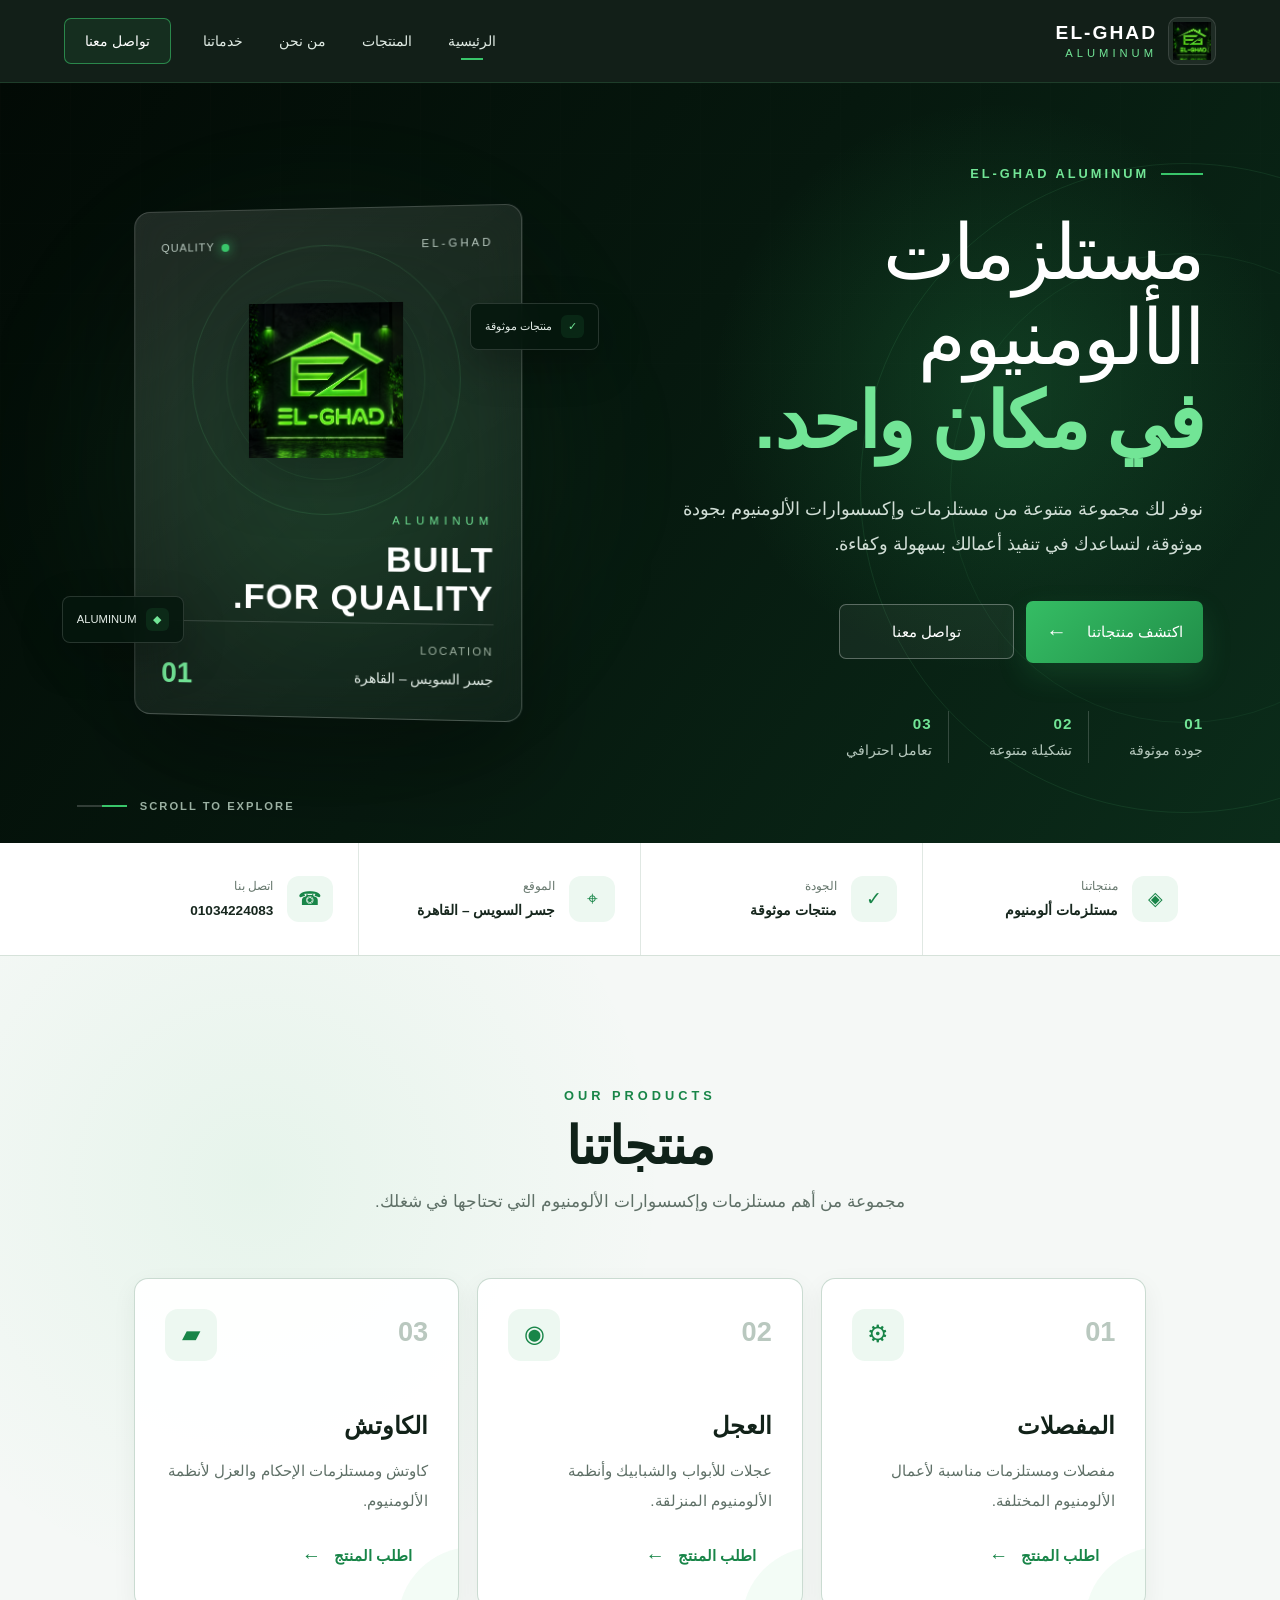
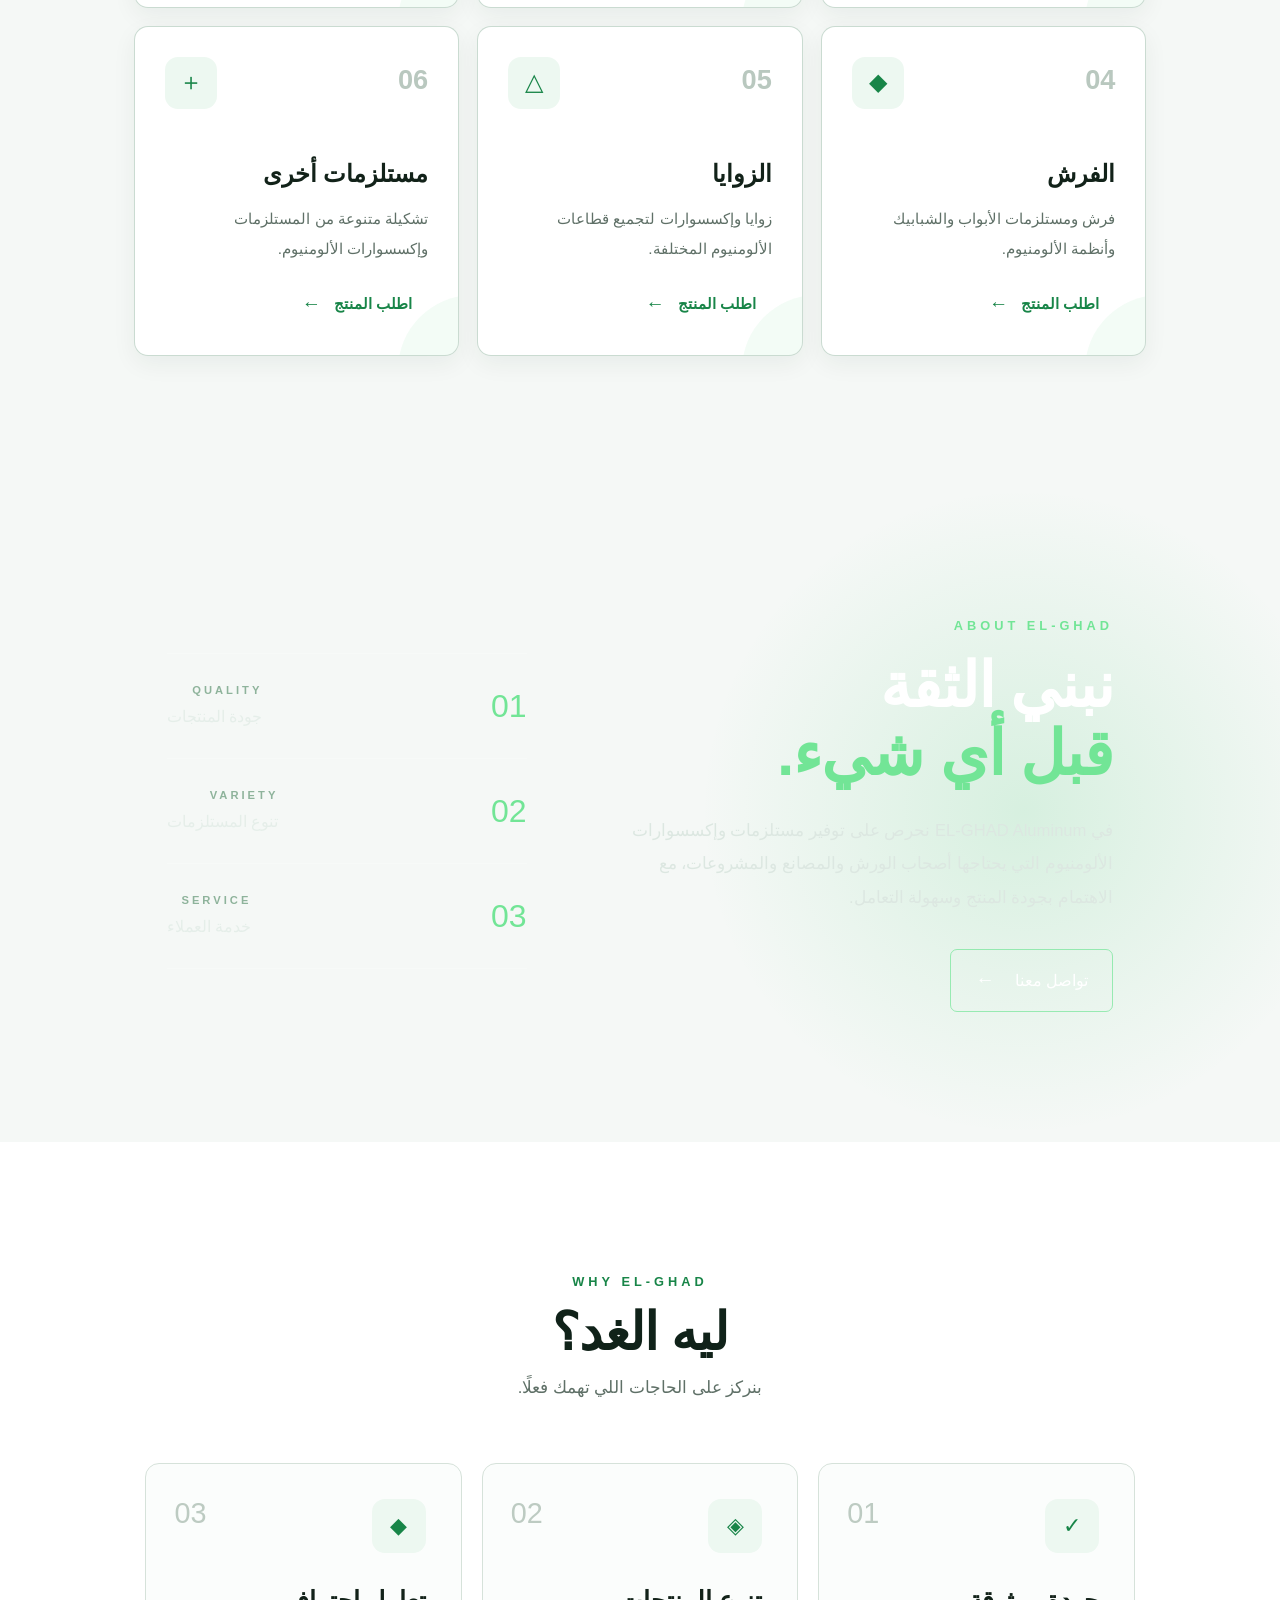
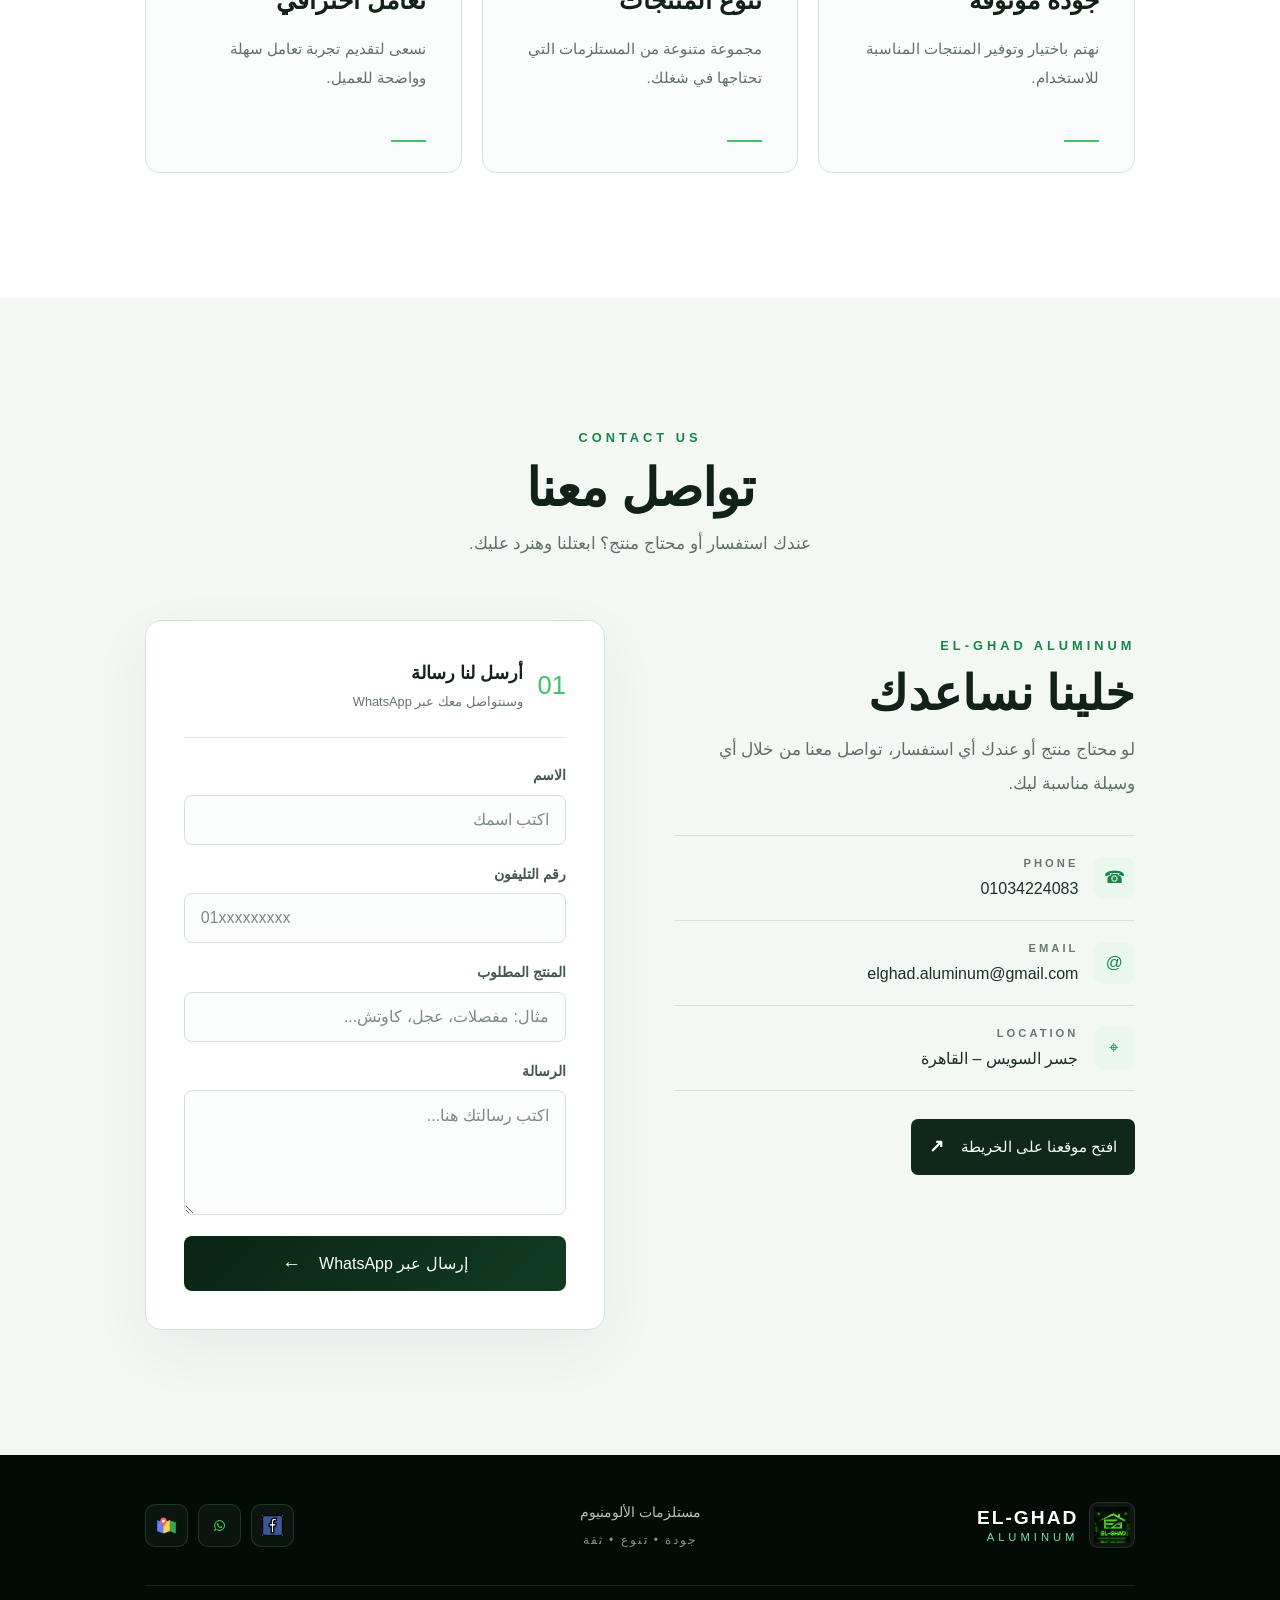
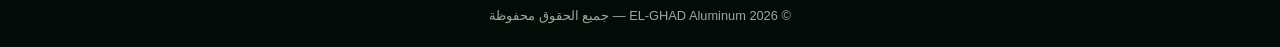
<file: index.html>
<!DOCTYPE html>
<html lang="ar" dir="rtl">

<head>
    <meta charset="UTF-8">
    <meta name="viewport" content="width=device-width, initial-scale=1.0">

    <title>EL-GHAD ALUMINUM | الغد للألومنيوم</title>

    <link rel="stylesheet" href="style.css">
    <link rel="icon" href="logo.png">
</head>

<body>

    <!-- =========================
         LOADER
    ========================== -->

    <div id="loader">

        <div class="loader-box">

            <div class="loader-logo">
                <img src="logo.png" alt="EL-GHAD Aluminum">
            </div>

            <h2>EL-GHAD</h2>

            <p>ALUMINUM</p>

            <div class="loader-line">
                <span></span>
            </div>

            <small>جاري تحميل الموقع...</small>

        </div>

    </div>


    <!-- =========================
         NAVBAR
    ========================== -->

    <header class="navbar">

        <div class="nav-container">

            <a href="#home" class="logo">

                <div class="logo-image">
                    <img src="logo.png" alt="EL-GHAD Aluminum">
                </div>

                <div class="logo-text">

                    <strong>EL-GHAD</strong>

                    <span>ALUMINUM</span>

                </div>

            </a>


            <nav>

                <a href="#home" class="active">
                    الرئيسية
                </a>

                <a href="#products">
                    المنتجات
                </a>

                <a href="#about">
                    من نحن
                </a>

                <a href="#services">
                    خدماتنا
                </a>

                <a href="#contact" class="nav-button">
                    تواصل معنا
                </a>

            </nav>

        </div>

    </header>


    <!-- =========================
         MAIN
    ========================== -->

    <main id="home">


        <!-- =========================
             HERO
        ========================== -->

        <section class="hero">

            <div class="hero-grid"></div>

            <div class="hero-circle hero-circle-one"></div>

            <div class="hero-circle hero-circle-two"></div>


            <div class="hero-container">


                <!-- HERO TEXT -->

                <div class="hero-text">

                    <div class="hero-tag">

                        <span></span>

                        EL-GHAD ALUMINUM

                    </div>


                    <h1>

                        مستلزمات الألومنيوم

                        <br>

                        <strong>في مكان واحد.</strong>

                    </h1>


                    <p>

                        نوفر لك مجموعة متنوعة من مستلزمات وإكسسوارات
                        الألومنيوم بجودة موثوقة، لتساعدك في تنفيذ
                        أعمالك بسهولة وكفاءة.

                    </p>


                    <div class="hero-buttons">

                        <a href="#products" class="btn-main">

                            <span>اكتشف منتجاتنا</span>

                            <b>←</b>

                        </a>


                        <a href="#contact" class="btn-outline">

                            تواصل معنا

                        </a>

                    </div>


                    <div class="hero-features">

                        <div class="hero-feature">

                            <strong>01</strong>

                            <span>جودة موثوقة</span>

                        </div>


                        <div class="hero-feature">

                            <strong>02</strong>

                            <span>تشكيلة متنوعة</span>

                        </div>


                        <div class="hero-feature">

                            <strong>03</strong>

                            <span>تعامل احترافي</span>

                        </div>

                    </div>

                </div>


                <!-- HERO VISUAL -->

                <div class="hero-visual">

                    <div class="visual-shadow"></div>


                    <div class="hero-card">

                        <div class="card-header">

                            <span>EL-GHAD</span>

                            <div class="status">

                                <i></i>

                                QUALITY

                            </div>

                        </div>


                        <div class="card-main">

                            <div class="card-ring ring-one"></div>

                            <div class="card-ring ring-two"></div>

                            <img src="logo.png" alt="EL-GHAD">

                        </div>


                        <div class="card-content">

                            <span>ALUMINUM</span>

                            <h2>

                                BUILT

                                <br>

                                FOR QUALITY.

                            </h2>

                        </div>


                        <div class="card-footer">

                            <div>

                                <small>LOCATION</small>

                                <strong>جسر السويس – القاهرة</strong>

                            </div>

                            <b>01</b>

                        </div>

                    </div>


                    <div class="floating-label label-one">

                        <span>✓</span>

                        منتجات موثوقة

                    </div>


                    <div class="floating-label label-two">

                        <span>◆</span>

                        ALUMINUM

                    </div>

                </div>

            </div>


            <div class="hero-bottom">

                <span>SCROLL TO EXPLORE</span>

                <div class="scroll-line">

                    <i></i>

                </div>

            </div>

        </section>


        <!-- =========================
             QUICK INFO
        ========================== -->

        <section class="quick-info">

            <div class="quick-container">


                <div class="quick-item">

                    <div class="quick-icon">
                        <span>◈</span>
                    </div>

                    <div>

                        <small>منتجاتنا</small>

                        <strong>مستلزمات ألومنيوم</strong>

                    </div>

                </div>


                <div class="quick-item">

                    <div class="quick-icon">
                        <span>✓</span>
                    </div>

                    <div>

                        <small>الجودة</small>

                        <strong>منتجات موثوقة</strong>

                    </div>

                </div>


                <div class="quick-item">

                    <div class="quick-icon">
                        <span>⌖</span>
                    </div>

                    <div>

                        <small>الموقع</small>

                        <a
                            href="https://maps.app.goo.gl/SUGSfYuRxxnyJsCo6"
                            target="_blank"
                            rel="noopener noreferrer">

                            جسر السويس – القاهرة

                        </a>

                    </div>

                </div>


                <div class="quick-item">

                    <div class="quick-icon">
                        <span>☎</span>
                    </div>

                    <div>

                        <small>اتصل بنا</small>

                        <a href="tel:01034224083">

                            01034224083

                        </a>

                    </div>

                </div>

            </div>

        </section>


        <!-- =========================
             PRODUCTS
        ========================== -->

        <section class="products" id="products">

            <div class="products-overlay"></div>


            <div class="section-heading">

                <span>OUR PRODUCTS</span>

                <h2>منتجاتنا</h2>

                <p>

                    مجموعة من أهم مستلزمات وإكسسوارات الألومنيوم
                    التي تحتاجها في شغلك.

                </p>

            </div>


            <div class="products-grid">


                <!-- PRODUCT 01 -->

                <article class="product-card">

                    <div class="product-top">

                        <span>01</span>

                        <i>⚙</i>

                    </div>


                    <div class="product-content">

                        <h3>المفصلات</h3>

                        <p>

                            مفصلات ومستلزمات مناسبة لأعمال
                            الألومنيوم المختلفة.

                        </p>

                    </div>


                    <!-- زر طلب المنتج -->

                    <a
                        href="#contact"
                        class="product-contact">

                        <span>اطلب المنتج</span>

                        <b>←</b>

                    </a>

                </article>


                <!-- PRODUCT 02 -->

                <article class="product-card">

                    <div class="product-top">

                        <span>02</span>

                        <i>◉</i>

                    </div>


                    <div class="product-content">

                        <h3>العجل</h3>

                        <p>

                            عجلات للأبواب والشبابيك وأنظمة
                            الألومنيوم المنزلقة.

                        </p>

                    </div>


                    <a
                        href="#contact"
                        class="product-contact">

                        <span>اطلب المنتج</span>

                        <b>←</b>

                    </a>

                </article>


                <!-- PRODUCT 03 -->

                <article class="product-card">

                    <div class="product-top">

                        <span>03</span>

                        <i>▰</i>

                    </div>


                    <div class="product-content">

                        <h3>الكاوتش</h3>

                        <p>

                            كاوتش ومستلزمات الإحكام والعزل
                            لأنظمة الألومنيوم.

                        </p>

                    </div>


                    <a
                        href="#contact"
                        class="product-contact">

                        <span>اطلب المنتج</span>

                        <b>←</b>

                    </a>

                </article>


                <!-- PRODUCT 04 -->

                <article class="product-card">

                    <div class="product-top">

                        <span>04</span>

                        <i>◆</i>

                    </div>


                    <div class="product-content">

                        <h3>الفرش</h3>

                        <p>

                            فرش ومستلزمات الأبواب والشبابيك
                            وأنظمة الألومنيوم.

                        </p>

                    </div>


                    <a
                        href="#contact"
                        class="product-contact">

                        <span>اطلب المنتج</span>

                        <b>←</b>

                    </a>

                </article>


                <!-- PRODUCT 05 -->

                <article class="product-card">

                    <div class="product-top">

                        <span>05</span>

                        <i>△</i>

                    </div>


                    <div class="product-content">

                        <h3>الزوايا</h3>

                        <p>

                            زوايا وإكسسوارات لتجميع قطاعات
                            الألومنيوم المختلفة.

                        </p>

                    </div>


                    <a
                        href="#contact"
                        class="product-contact">

                        <span>اطلب المنتج</span>

                        <b>←</b>

                    </a>

                </article>


                <!-- PRODUCT 06 -->

                <article class="product-card">

                    <div class="product-top">

                        <span>06</span>

                        <i>＋</i>

                    </div>


                    <div class="product-content">

                        <h3>مستلزمات أخرى</h3>

                        <p>

                            تشكيلة متنوعة من المستلزمات
                            وإكسسوارات الألومنيوم.

                        </p>

                    </div>


                    <a
                        href="#contact"
                        class="product-contact">

                        <span>اطلب المنتج</span>

                        <b>←</b>

                    </a>

                </article>

            </div>

        </section>


        <!-- =========================
             ABOUT
        ========================== -->

        <section class="about" id="about">

            <div class="about-overlay"></div>

            <div class="about-container">


                <div class="about-text">

                    <span class="about-label">
                        ABOUT EL-GHAD
                    </span>

                    <h2>

                        نبني الثقة

                        <br>

                        <strong>قبل أي شيء.</strong>

                    </h2>


                    <p>

                        في EL-GHAD Aluminum نحرص على توفير
                        مستلزمات وإكسسوارات الألومنيوم التي
                        يحتاجها أصحاب الورش والمصانع والمشروعات،
                        مع الاهتمام بجودة المنتج وسهولة التعامل.

                    </p>


                    <a href="#contact" class="about-button">

                        <span>تواصل معنا</span>

                        <b>←</b>

                    </a>

                </div>


                <div class="about-stats">

                    <div class="about-stat">

                        <strong>01</strong>

                        <div>

                            <span>QUALITY</span>

                            <p>جودة المنتجات</p>

                        </div>

                    </div>


                    <div class="about-stat">

                        <strong>02</strong>

                        <div>

                            <span>VARIETY</span>

                            <p>تنوع المستلزمات</p>

                        </div>

                    </div>


                    <div class="about-stat">

                        <strong>03</strong>

                        <div>

                            <span>SERVICE</span>

                            <p>خدمة العملاء</p>

                        </div>

                    </div>

                </div>

            </div>

        </section>


        <!-- =========================
             SERVICES
        ========================== -->

        <section class="services" id="services">

            <div class="section-heading">

                <span>WHY EL-GHAD</span>

                <h2>ليه الغد؟</h2>

                <p>
                    بنركز على الحاجات اللي تهمك فعلًا.
                </p>

            </div>


            <div class="services-grid">


                <article class="service-card">

                    <div class="service-number">
                        01
                    </div>

                    <div class="service-icon">
                        ✓
                    </div>

                    <h3>
                        جودة موثوقة
                    </h3>

                    <p>
                        نهتم باختيار وتوفير المنتجات
                        المناسبة للاستخدام.
                    </p>

                    <span class="service-line"></span>

                </article>


                <article class="service-card">

                    <div class="service-number">
                        02
                    </div>

                    <div class="service-icon">
                        ◈
                    </div>

                    <h3>
                        تنوع المنتجات
                    </h3>

                    <p>
                        مجموعة متنوعة من المستلزمات
                        التي تحتاجها في شغلك.
                    </p>

                    <span class="service-line"></span>

                </article>


                <article class="service-card">

                    <div class="service-number">
                        03
                    </div>

                    <div class="service-icon">
                        ◆
                    </div>

                    <h3>
                        تعامل احترافي
                    </h3>

                    <p>
                        نسعى لتقديم تجربة تعامل سهلة
                        وواضحة للعميل.
                    </p>

                    <span class="service-line"></span>

                </article>

            </div>

        </section>


        <!-- =========================
             CONTACT
        ========================== -->

        <section class="contact" id="contact">

            <div class="section-heading">

                <span>CONTACT US</span>

                <h2>تواصل معنا</h2>

                <p>

                    عندك استفسار أو محتاج منتج؟
                    ابعتلنا وهنرد عليك.

                </p>

            </div>


            <div class="contact-container">


                <!-- FORM -->

                <div class="contact-form-box">

                    <div class="form-top">

                        <span>01</span>

                        <div>

                            <strong>أرسل لنا رسالة</strong>

                            <small>
                                وسنتواصل معك عبر WhatsApp
                            </small>

                        </div>

                    </div>


                    <form id="contactForm">


                        <div class="input-group">

                            <label for="name">
                                الاسم
                            </label>

                            <input
                                type="text"
                                id="name"
                                placeholder="اكتب اسمك"
                                required>

                        </div>


                        <div class="input-group">

                            <label for="phone">
                                رقم التليفون
                            </label>

                            <input
                                type="tel"
                                id="phone"
                                placeholder="01xxxxxxxxx"
                                required>

                        </div>


                        <div class="input-group">

                            <label for="product">
                                المنتج المطلوب
                            </label>

                            <input
                                type="text"
                                id="product"
                                placeholder="مثال: مفصلات، عجل، كاوتش..."
                                required>

                        </div>


                        <div class="input-group">

                            <label for="message">
                                الرسالة
                            </label>

                            <textarea
                                id="message"
                                placeholder="اكتب رسالتك هنا..."
                                required></textarea>

                        </div>


                        <button type="submit">

                            <span>
                                إرسال عبر WhatsApp
                            </span>

                            <b>←</b>

                        </button>

                    </form>

                </div>


                <!-- CONTACT INFO -->

                <div class="contact-info">

                    <div class="contact-info-label">
                        EL-GHAD ALUMINUM
                    </div>


                    <h3>
                        خلينا نساعدك
                    </h3>


                    <p>

                        لو محتاج منتج أو عندك أي استفسار،
                        تواصل معنا من خلال أي وسيلة مناسبة ليك.

                    </p>


                    <div class="contact-details">


                        <div class="contact-detail">

                            <div class="detail-icon">
                                ☎
                            </div>

                            <div>

                                <small>PHONE</small>

                                <a href="tel:01034224083">

                                    01034224083

                                </a>

                            </div>

                        </div>


                        <div class="contact-detail">

                            <div class="detail-icon">
                                @
                            </div>

                            <div>

                                <small>EMAIL</small>

                                <a href="mailto:elghad.aluminum@gmail.com">

                                    elghad.aluminum@gmail.com

                                </a>

                            </div>

                        </div>


                        <div class="contact-detail">

                            <div class="detail-icon">
                                ⌖
                            </div>

                            <div>

                                <small>LOCATION</small>

                                <a
                                    href="https://maps.app.goo.gl/SUGSfYuRxxnyJsCo6"
                                    target="_blank"
                                    rel="noopener noreferrer">

                                    جسر السويس – القاهرة

                                </a>

                            </div>

                        </div>

                    </div>


                    <a
                        class="location-button"
                        href="https://maps.app.goo.gl/SUGSfYuRxxnyJsCo6"
                        target="_blank"
                        rel="noopener noreferrer">

                        <span>
                            افتح موقعنا على الخريطة
                        </span>

                        <b>↗</b>

                    </a>

                </div>

            </div>

        </section>

    </main>


    <!-- =========================
         FOOTER
    ========================== -->

    <footer>

        <div class="footer-container">


            <div class="footer-brand">

                <div class="footer-logo">

                    <img
                        src="logo.png"
                        alt="EL-GHAD">

                </div>


                <div>

                    <strong>
                        EL-GHAD
                    </strong>

                    <span>
                        ALUMINUM
                    </span>

                </div>

            </div>


            <div class="footer-center">

                <span>
                    مستلزمات الألومنيوم
                </span>

                <small>
                    جودة • تنوع • ثقة
                </small>

            </div>


            <div class="social-links">


                <a
                    href="https://www.facebook.com/share/1EMwHKqVtN/"
                    target="_blank"
                    rel="noopener noreferrer"
                    aria-label="Facebook">

                    <img
                        src="facebook.webp"
                        alt="Facebook">

                </a>


                <a
                    href="https://wa.me/201034224083"
                    target="_blank"
                    rel="noopener noreferrer"
                    aria-label="WhatsApp">

                    <img
                        src="whatsapp.webp"
                        alt="WhatsApp">

                </a>


                <a
                    href="https://maps.app.goo.gl/SUGSfYuRxxnyJsCo6"
                    target="_blank"
                    rel="noopener noreferrer"
                    aria-label="Google Maps">

                    <img
                        src="maps.webp"
                        alt="Google Maps">

                </a>

            </div>

        </div>


        <div class="footer-bottom">

            <p>
                © 2026 EL-GHAD Aluminum — جميع الحقوق محفوظة
            </p>

        </div>

    </footer>


    <!-- =========================
         JAVASCRIPT
    ========================== -->

    <script>


        /* =========================
           LOADER
        ========================== */

        window.addEventListener("load", function () {

            setTimeout(function () {

                document
                    .getElementById("loader")
                    .classList.add("hide");

            }, 900);

        });


        /* =========================
           WHATSAPP FORM
        ========================== */

        document
            .getElementById("contactForm")
            .addEventListener("submit", function (e) {

                e.preventDefault();


                const name =
                    document.getElementById("name").value;


                const phone =
                    document.getElementById("phone").value;


                const product =
                    document.getElementById("product").value;


                const message =
                    document.getElementById("message").value;


                const text =
`السلام عليكم، أنا عايز أتواصل مع EL-GHAD Aluminum

الاسم: ${name}

رقم التليفون: ${phone}

المنتج المطلوب: ${product}

الرسالة:
${message}`;


                const url =
                    "https://wa.me/201034224083?text="
                    + encodeURIComponent(text);


                window.open(url, "_blank");

            });

    </script>

</body>

</html>
</file>
<file: style.css>
/* =========================================================
   EL-GHAD ALUMINUM
   MODERN PREMIUM DESIGN
   V3 — PRODUCT BUTTON HOVER FIX
========================================================= */

:root {
    --green: #39c56a;
    --green-light: #72e596;
    --green-dark: #188548;

    --dark: #06140c;
    --dark-2: #0a2114;
    --dark-3: #0e3020;

    --text: #14231a;
    --muted: #5f7067;

    --light: #f5f8f6;
    --white: #ffffff;

    --border: #d6e2da;

    --shadow: 0 20px 60px rgba(7, 38, 20, .10);

    --radius: 14px;
}


/* =========================================================
   RESET
========================================================= */

* {
    margin: 0;
    padding: 0;
    box-sizing: border-box;
}

html {
    scroll-behavior: smooth;
    scroll-padding-top: 90px;
    font-size: 16px;
}

body {
    font-family: Arial, Tahoma, sans-serif;
    background: var(--light);
    color: var(--text);
    line-height: 1.7;
    overflow-x: hidden;
    font-size: 1rem;
}

a {
    color: inherit;
    text-decoration: none;
}

button,
input,
textarea {
    font-family: inherit;
}

button {
    cursor: pointer;
}

img {
    max-width: 100%;
    display: block;
}


/* =========================================================
   LOADER
========================================================= */

#loader {
    position: fixed;
    inset: 0;
    z-index: 99999;

    display: flex;
    align-items: center;
    justify-content: center;

    background:
        radial-gradient(
            circle at 50% 40%,
            #15472a 0%,
            #082315 40%,
            #020804 100%
        );

    transition:
        opacity .8s ease,
        visibility .8s ease;
}

#loader.hide {
    opacity: 0;
    visibility: hidden;
    pointer-events: none;
}

.loader-box {
    width: min(300px, 85vw);
    text-align: center;
    animation: loaderAppear .8s ease;
}

.loader-logo {
    width: 105px;
    height: 105px;
    margin: auto;

    display: flex;
    align-items: center;
    justify-content: center;

    border-radius: 50%;
    border: 1px solid rgba(98, 227, 138, .25);

    background: rgba(255,255,255,.04);

    box-shadow:
        0 0 60px rgba(57,197,106,.15);
}

.loader-logo img {
    width: 78px;
    height: 78px;
    object-fit: contain;

    animation: loaderFloat 2s ease-in-out infinite;
}

.loader-box h2 {
    margin-top: 22px;

    color: white;

    font-size: clamp(26px, 4vw, 31px);

    letter-spacing: clamp(4px, 1vw, 7px);
    line-height: 1;
}

.loader-box p {
    margin-top: 9px;

    color: var(--green-light);

    font-size: 0.8rem;

    letter-spacing: clamp(4px, 1vw, 8px);
}

.loader-box small {
    display: block;

    margin-top: 15px;

    color: rgba(255,255,255,.70);

    font-size: 0.8rem;
}

.loader-line {
    width: 190px;
    max-width: 80%;

    height: 3px;

    overflow: hidden;

    margin: 27px auto 0;

    background: rgba(255,255,255,.15);
}

.loader-line span {
    display: block;

    width: 55%;
    height: 100%;

    background: var(--green);

    animation:
        loaderMove 1.2s infinite ease-in-out;
}

@keyframes loaderAppear {
    from {
        opacity: 0;
        transform: translateY(15px);
    }

    to {
        opacity: 1;
        transform: translateY(0);
    }
}

@keyframes loaderFloat {
    0%,
    100% {
        transform: translateY(0);
    }

    50% {
        transform: translateY(-7px);
    }
}

@keyframes loaderMove {
    0% {
        transform: translateX(-180%);
    }

    100% {
        transform: translateX(300%);
    }
}


/* =========================================================
   NAVBAR
========================================================= */

.navbar {
    position: sticky;
    top: 0;
    z-index: 5000;

    background:
        rgba(4, 17, 10, .94);

    border-bottom:
        1px solid rgba(98, 227, 138, .15);

    backdrop-filter: blur(20px);
    -webkit-backdrop-filter: blur(20px);
}

.nav-container {
    width: 90%;
    max-width: 1450px;
    min-height: 82px;

    margin: auto;

    display: flex;
    align-items: center;
    justify-content: space-between;

    gap: 30px;
}


/* =========================================================
   LOGO
========================================================= */

.logo {
    display: flex;
    align-items: center;

    gap: 11px;

    color: white;
    flex-shrink: 0;
}

.logo-image {
    width: 48px;
    height: 48px;

    display: flex;
    align-items: center;
    justify-content: center;

    border-radius: 10px;

    background: rgba(255,255,255,.05);

    border:
        1px solid rgba(255,255,255,.12);
}

.logo-image img {
    width: 38px;
    height: 38px;

    object-fit: contain;
}

.logo-text {
    display: flex;
    flex-direction: column;

    line-height: 1;
}

.logo-text strong {
    font-size: clamp(17px, 1.5vw, 20px);
    letter-spacing: 2px;
}

.logo-text span {
    margin-top: 6px;

    color: var(--green-light);

    font-size: 0.7rem;
    letter-spacing: 4px;
}


/* =========================================================
   NAV LINKS
========================================================= */

nav {
    display: flex;
    align-items: center;

    gap: 4px;
}

nav a {
    position: relative;

    padding: 11px 16px;

    color: #e0ebe4;

    font-size: clamp(0.9rem, 1vw, 1rem);

    transition: .3s ease;
}

nav a:hover {
    color: white;
}

nav a::after {
    content: "";

    position: absolute;

    right: 50%;
    bottom: 4px;

    width: 0;
    height: 2px;

    background: var(--green);

    transform: translateX(50%);

    transition: .3s ease;
}

nav a:hover::after,
nav a.active::after {
    width: 22px;
}


/* =========================================================
   NAV BUTTON
========================================================= */

nav .nav-button {
    margin-right: 12px;

    padding: 10px 20px;

    border:
        1px solid rgba(57,197,106,.60);

    border-radius: 7px;

    color: white;

    background:
        rgba(57,197,106,.09);
}

nav .nav-button::after {
    display: none;
}

nav .nav-button:hover {
    background: var(--green);

    border-color: var(--green);

    transform: translateY(-2px);
}


/* =========================================================
   HERO
========================================================= */

.hero {
    position: relative;

    min-height: 760px;

    overflow: hidden;

    color: white;

    background:
        radial-gradient(
            circle at 78% 40%,
            rgba(57,197,106,.18),
            transparent 26%
        ),
        linear-gradient(
            125deg,
            #020a05 0%,
            #06180e 48%,
            #0b2c1a 100%
        );
}

.hero-grid {
    position: absolute;
    inset: 0;

    opacity: .20;

    background-image:
        linear-gradient(
            rgba(255,255,255,.04) 1px,
            transparent 1px
        ),
        linear-gradient(
            90deg,
            rgba(255,255,255,.04) 1px,
            transparent 1px
        );

    background-size: 70px 70px;

    mask-image:
        linear-gradient(
            to bottom,
            black,
            transparent
        );
}

.hero-circle {
    position: absolute;

    border-radius: 50%;

    border:
        1px solid rgba(98,227,138,.10);

    pointer-events: none;
}

.hero-circle-one {
    width: 650px;
    height: 650px;

    right: -230px;
    top: 80px;
}

.hero-circle-two {
    width: 470px;
    height: 470px;

    right: -140px;
    top: 170px;

    border-color:
        rgba(98,227,138,.07);
}

.hero-container {
    position: relative;

    z-index: 3;

    width: 88%;
    max-width: 1400px;

    min-height: 760px;

    margin: auto;

    display: grid;

    grid-template-columns:
        1.05fr .95fr;

    align-items: center;

    gap: 80px;
}


/* =========================================================
   HERO TEXT
========================================================= */

.hero-text {
    max-width: 700px;
}

.hero-tag {
    display: flex;
    align-items: center;

    gap: 12px;

    margin-bottom: 25px;

    color: var(--green-light);

    font-size: clamp(0.75rem, 1vw, 0.9rem);

    font-weight: 700;

    letter-spacing: 3px;
}

.hero-tag span {
    width: 42px;
    height: 2px;

    background: var(--green);
}

.hero-text h1 {
    font-size:
        clamp(2.8rem, 6vw, 5.2rem);

    line-height: 1.1;

    font-weight: 400;

    letter-spacing: -2px;

    margin-bottom: 28px;
}

.hero-text h1 strong {
    color: var(--green-light);
    font-weight: 800;
}

.hero-text > p {
    max-width: 620px;

    color: #d1ded6;

    font-size: clamp(1rem, 1.4vw, 1.2rem);

    line-height: 2;

    margin-bottom: 38px;
}


/* =========================================================
   HERO BUTTONS
========================================================= */

.hero-buttons {
    display: flex;
    align-items: center;

    gap: 12px;

    margin-bottom: 48px;
}

.btn-main,
.btn-outline {
    min-width: 175px;
    min-height: 55px;

    padding: 13px 20px;

    display: inline-flex;
    align-items: center;
    justify-content: center;

    gap: 20px;

    border-radius: 7px;

    font-size: clamp(0.95rem, 1.2vw, 1.05rem);

    transition: .3s ease;
}

.btn-main {
    color: white;

    background:
        linear-gradient(
            135deg,
            #35bd64,
            #218f49
        );

    box-shadow:
        0 12px 30px rgba(57,197,106,.16);
}

.btn-main:hover {
    transform: translateY(-4px);

    box-shadow:
        0 18px 35px rgba(57,197,106,.25);
}

.btn-main b {
    font-size: 1.3rem;
    transition: .3s;
}

.btn-main:hover b {
    transform: translateX(-4px);
}

.btn-outline {
    color: white;

    border:
        1px solid rgba(255,255,255,.30);

    background:
        rgba(255,255,255,.05);
}

.btn-outline:hover {
    border-color: var(--green);

    color: var(--green-light);

    background:
        rgba(57,197,106,.08);
}


/* =========================================================
   HERO FEATURES
========================================================= */

.hero-features {
    display: flex;

    gap: 40px;
}

.hero-feature {
    display: flex;
    flex-direction: column;

    gap: 3px;

    padding-right: 16px;

    border-right:
        1px solid rgba(255,255,255,.18);
}

.hero-feature:first-child {
    border-right: none;
    padding-right: 0;
}

.hero-feature strong {
    color: var(--green-light);

    font-size: 0.95rem;

    letter-spacing: 1px;
}

.hero-feature span {
    color: #b7c9be;

    font-size: 0.85rem;
}


/* =========================================================
   HERO VISUAL
========================================================= */

.hero-visual {
    position: relative;

    min-height: 570px;

    display: flex;

    align-items: center;
    justify-content: center;
}

.visual-shadow {
    position: absolute;

    width: 350px;
    height: 350px;

    border-radius: 50%;

    background:
        rgba(57,197,106,.16);

    filter: blur(90px);
}


/* =========================================================
   HERO CARD
========================================================= */

.hero-card {
    position: relative;

    z-index: 2;

    width: 390px;
    height: 510px;

    padding: 27px;

    overflow: hidden;

    border:
        1px solid rgba(255,255,255,.20);

    border-radius: 16px;

    background:
        linear-gradient(
            145deg,
            rgba(255,255,255,.11),
            rgba(255,255,255,.035)
        );

    box-shadow:
        0 40px 100px rgba(0,0,0,.40);

    backdrop-filter: blur(18px);

    transform:
        perspective(1200px)
        rotateY(-6deg);

    transition: .6s ease;
}

.hero-card:hover {
    transform:
        perspective(1200px)
        rotateY(0)
        translateY(-10px);
}


/* =========================================================
   CARD HEADER
========================================================= */

.card-header {
    display: flex;

    align-items: center;
    justify-content: space-between;

    color: #b8c9bf;

    font-size: 0.75rem;

    letter-spacing: 3px;
}

.status {
    display: flex;

    align-items: center;

    gap: 7px;

    font-size: 0.7rem;

    letter-spacing: 1px;
}

.status i {
    width: 8px;
    height: 8px;

    display: block;

    border-radius: 50%;

    background: var(--green);

    box-shadow:
        0 0 12px var(--green);
}


/* =========================================================
   CARD MAIN
========================================================= */

.card-main {
    position: relative;

    height: 250px;

    display: flex;

    align-items: center;
    justify-content: center;
}

.card-main img {
    position: relative;

    z-index: 3;

    width: 155px;
    height: 155px;

    object-fit: contain;

    filter:
        drop-shadow(
            0 15px 30px rgba(0,0,0,.3)
        );
}

.card-ring {
    position: absolute;

    border-radius: 50%;

    border:
        1px solid rgba(98,227,138,.14);
}

.ring-one {
    width: 270px;
    height: 270px;
}

.ring-two {
    width: 200px;
    height: 200px;

    border-color:
        rgba(98,227,138,.09);
}


/* =========================================================
   CARD CONTENT
========================================================= */

.card-content span {
    color: var(--green-light);

    font-size: 0.75rem;

    letter-spacing: 5px;
}

.card-content h2 {
    margin-top: 8px;

    color: white;

    font-size: clamp(1.8rem, 3vw, 2.2rem);

    line-height: 1.08;

    letter-spacing: 1px;
}


/* =========================================================
   CARD FOOTER
========================================================= */

.card-footer {
    position: absolute;

    right: 27px;
    left: 27px;

    bottom: 27px;

    padding-top: 17px;

    display: flex;

    align-items: flex-end;
    justify-content: space-between;

    border-top:
        1px solid rgba(255,255,255,.15);
}

.card-footer small {
    display: block;

    margin-bottom: 4px;

    color: #9caf9f;

    font-size: 0.7rem;

    letter-spacing: 2px;
}

.card-footer strong {
    color: #e1ebe5;

    font-size: 0.85rem;

    font-weight: 400;
}

.card-footer > b {
    color: var(--green-light);

    font-size: 1.8rem;

    line-height: 1;
}


/* =========================================================
   FLOATING LABELS
========================================================= */

.floating-label {
    position: absolute;

    z-index: 5;

    display: flex;

    align-items: center;

    gap: 9px;

    padding: 11px 14px;

    border:
        1px solid rgba(255,255,255,.14);

    border-radius: 8px;

    color: #e5eee9;

    background:
        rgba(5,23,13,.86);

    backdrop-filter: blur(12px);

    box-shadow:
        0 15px 40px rgba(0,0,0,.25);

    font-size: 0.8rem;
}

.floating-label span {
    width: 23px;
    height: 23px;

    display: flex;

    align-items: center;
    justify-content: center;

    border-radius: 6px;

    color: var(--green-light);

    background:
        rgba(57,197,106,.10);
}

.label-one {
    right: -25px;
    top: 125px;
}

.label-two {
    left: -15px;
    bottom: 105px;
}


/* =========================================================
   HERO BOTTOM
========================================================= */

.hero-bottom {
    position: absolute;

    z-index: 5;

    bottom: 27px;
    left: 6%;

    display: flex;

    align-items: center;

    gap: 13px;

    color: #9bb0a2;

    font-size: 0.7rem;

    font-weight: 600;

    letter-spacing: 2px;
}

.scroll-line {
    width: 50px;
    height: 2px;

    overflow: hidden;

    background:
        rgba(255,255,255,.18);
}

.scroll-line i {
    display: block;

    width: 25px;
    height: 100%;

    background: var(--green);

    animation:
        scrollMove 1.5s infinite;
}

@keyframes scrollMove {
    0% {
        transform: translateX(-40px);
    }

    100% {
        transform: translateX(50px);
    }
}


/* =========================================================
   QUICK INFO
========================================================= */

.quick-info {
    position: relative;

    z-index: 20;

    background: white;

    border-bottom:
        1px solid var(--border);
}

.quick-container {
    width: 88%;
    max-width: 1400px;

    margin: auto;

    display: grid;

    grid-template-columns:
        repeat(4, 1fr);
}

.quick-item {
    min-height: 112px;

    padding: 22px 25px;

    display: flex;

    align-items: center;

    gap: 14px;

    border-left:
        1px solid #e0e8e3;
}

.quick-item:last-child {
    border-left: none;
}

.quick-icon {
    width: 46px;
    height: 46px;

    flex-shrink: 0;

    display: flex;

    align-items: center;
    justify-content: center;

    border-radius: 12px;

    color: var(--green-dark);

    background:
        #edf8f1;

    font-size: 1.2rem;

    transition: .3s;
}

.quick-item:hover .quick-icon {
    color: white;

    background: var(--green);

    transform: rotate(-5deg);
}

.quick-item > div:last-child {
    display: flex;
    flex-direction: column;
}

.quick-item small {
    color: #66776d;

    font-size: 0.78rem;

    margin-bottom: 2px;
}

.quick-item strong,
.quick-item a {
    color: #17271e;

    font-size: clamp(0.85rem, 1vw, 0.95rem);

    font-weight: 700;
}

.quick-item a:hover {
    color: var(--green-dark);
}


/* =========================================================
   SECTION HEADING
========================================================= */

.section-heading {
    position: relative;

    z-index: 3;

    max-width: 680px;

    margin: 0 auto 60px;

    text-align: center;
}

.section-heading > span {
    display: inline-block;

    color: var(--green-dark);

    font-size: 0.8rem;

    font-weight: bold;

    letter-spacing: 4px;
}

.section-heading h2 {
    margin: 9px 0;

    color: #102219;

    font-size: clamp(2.4rem, 5vw, 3.25rem);

    line-height: 1.15;

    letter-spacing: -1px;
}

.section-heading p {
    color: #5f7067;

    font-size: clamp(0.95rem, 1.3vw, 1.05rem);

    line-height: 1.9;
}


/* =========================================================
   PRODUCTS
========================================================= */

.products {
    position: relative;

    padding:
        125px 7%;

    overflow: hidden;

    background:
        linear-gradient(
            rgba(245,248,246,.62),
            rgba(245,248,246,.62)
        ),
        url("products-bg.png");

    background-size: cover;

    background-position: center;

    background-attachment: fixed;
}

.products-overlay {
    position: absolute;

    inset: 0;

    pointer-events: none;

    background:
        radial-gradient(
            circle at 20% 20%,
            rgba(57,197,106,.08),
            transparent 30%
        );
}

.products-grid {
    position: relative;

    z-index: 3;

    width: 92%;
    max-width: 1250px;

    margin: auto;

    display: grid;

    grid-template-columns:
        repeat(3, 1fr);

    gap: 18px;
}


/* =========================================================
   PRODUCT CARD
========================================================= */

.product-card {
    position: relative;

    min-height: 330px;

    padding: 30px;

    overflow: hidden;

    border:
        1px solid rgba(200,218,207,.95);

    border-radius: 14px;

    background:
        rgba(255,255,255,.94);

    box-shadow:
        0 8px 25px rgba(15,50,28,.06);

    transition:
        .4s ease;
}

.product-card::before {
    content: "";

    position: absolute;

    right: 0;
    top: 0;

    width: 4px;
    height: 0;

    background:
        linear-gradient(
            to bottom,
            var(--green),
            var(--green-light)
        );

    transition: .4s ease;
}

.product-card::after {
    content: "";

    position: absolute;

    width: 150px;
    height: 150px;

    right: -90px;
    bottom: -90px;

    border-radius: 50%;

    background:
        rgba(57,197,106,.06);

    transition: .4s ease;
}

.product-card:hover {
    transform: translateY(-8px);

    border-color:
        rgba(57,197,106,.40);

    box-shadow:
        0 25px 55px rgba(18,72,39,.12);
}

.product-card:hover::before {
    height: 100%;
}

.product-card:hover::after {
    transform: scale(2);
}


/* =========================================================
   PRODUCT TOP
========================================================= */

.product-top {
    display: flex;

    align-items: flex-start;
    justify-content: space-between;

    margin-bottom: 45px;
}

.product-top span {
    color: #b9c8bf;

    font-size: 1.7rem;

    font-weight: bold;
}

.product-top i {
    width: 52px;
    height: 52px;

    display: flex;

    align-items: center;
    justify-content: center;

    border-radius: 13px;

    color: var(--green-dark);

    background:
        #edf8f1;

    font-size: 1.5rem;

    font-style: normal;

    transition: .35s;
}

.product-card:hover .product-top i {
    color: white;

    background: var(--green);

    transform: rotate(-7deg);
}


/* =========================================================
   PRODUCT CONTENT
========================================================= */

.product-content h3 {
    margin-bottom: 10px;

    color: #122219;

    font-size: clamp(1.25rem, 2vw, 1.5rem);
}

.product-content p {
    max-width: 300px;

    min-height: 67px;

    color: #5f7067;

    font-size: clamp(0.95rem, 1.2vw, 1rem);

    line-height: 1.9;
}


/* =========================================================
   PRODUCT BUTTON
   "اطلب المنتج"
========================================================= */

.product-card > a {
    position: absolute;

    right: 30px;
    bottom: 28px;

    min-height: 44px;

    padding: 9px 15px;

    display: inline-flex;

    align-items: center;
    justify-content: center;

    gap: 13px;

    color: var(--green-dark);

    background: transparent;

    border: 1px solid transparent;

    border-radius: 7px;

    font-size: 0.95rem;

    font-weight: 700;

    cursor: pointer;

    transition:
        background .3s ease,
        color .3s ease,
        border-color .3s ease,
        transform .3s ease,
        box-shadow .3s ease;
}


/* الماوس على الزر كله */

.product-card > a:hover {
    color: white;

    background: var(--green);

    border-color: var(--green);

    transform: translateY(-2px);

    box-shadow:
        0 8px 20px rgba(57,197,106,.20);
}


/* السهم */

.product-card > a b {
    font-size: 1.2rem;

    line-height: 1;

    transition:
        transform .3s ease;
}


/* الماوس على الكلمة أو السهم */

.product-card > a:hover b {
    transform: translateX(-5px);
}


/* =========================================================
   ABOUT
========================================================= */

.about {
    position: relative;

    padding:
        130px 8%;

    overflow: hidden;

    color: white;

    background:
        linear-gradient(
            rgba(3,18,10,.55),
            rgba(6,35,20,.58)
        ),
        url("about-bg.png");

    background-size: cover;

    background-position: center;

    background-attachment: fixed;
}

.about-overlay {
    position: absolute;

    inset: 0;

    background:
        radial-gradient(
            circle at 80% 50%,
            rgba(57,197,106,.16),
            transparent 30%
        );
}

.about-container {
    position: relative;

    z-index: 2;

    width: 88%;
    max-width: 1250px;

    margin: auto;

    display: grid;

    grid-template-columns:
        1.15fr .85fr;

    align-items: center;

    gap: 100px;
}

.about-label {
    color: var(--green-light);

    font-size: 0.8rem;

    font-weight: 700;

    letter-spacing: 4px;
}

.about-text h2 {
    margin:
        14px 0 25px;

    font-size:
        clamp(2.7rem, 5vw, 3.9rem);

    line-height: 1.1;

    letter-spacing: -1px;
}

.about-text h2 strong {
    color: var(--green-light);
}

.about-text > p {
    max-width: 650px;

    color: #dce7e1;

    font-size: clamp(1rem, 1.3vw, 1.1rem);

    line-height: 2;
}

.about-button {
    display: inline-flex;

    align-items: center;

    gap: 20px;

    margin-top: 35px;

    padding: 14px 24px;

    color: white;

    border:
        1px solid rgba(98,227,138,.60);

    border-radius: 7px;

    font-size: 1rem;

    transition: .3s;
}

.about-button b {
    font-size: 1.2rem;

    transition: .3s;
}

.about-button:hover {
    background: var(--green);

    border-color: var(--green);
}

.about-button:hover b {
    transform: translateX(-4px);
}


/* =========================================================
   ABOUT STATS
========================================================= */

.about-stats {
    border-top:
        1px solid rgba(255,255,255,.20);
}

.about-stat {
    min-height: 105px;

    padding: 22px 0;

    display: flex;

    align-items: center;

    justify-content: space-between;

    border-bottom:
        1px solid rgba(255,255,255,.20);
}

.about-stat > strong {
    color: var(--green-light);

    font-size: 2rem;

    font-weight: 400;
}

.about-stat div {
    text-align: right;
}

.about-stat span {
    display: block;

    color: #8eb39b;

    font-size: 0.7rem;

    font-weight: 700;

    letter-spacing: 3px;
}

.about-stat p {
    margin-top: 3px;

    color: #e5eee9;

    font-size: 1rem;
}


/* =========================================================
   SERVICES
========================================================= */

.services {
    padding:
        125px 8%;

    background: white;
}

.services-grid {
    width: 92%;
    max-width: 1200px;

    margin: auto;

    display: grid;

    grid-template-columns:
        repeat(3, 1fr);

    gap: 20px;
}

.service-card {
    position: relative;

    min-height: 310px;

    padding: 35px;

    overflow: hidden;

    border:
        1px solid var(--border);

    border-radius: 14px;

    background:
        #fbfdfc;

    transition: .4s;
}

.service-card:hover {
    transform: translateY(-7px);

    border-color:
        rgba(57,197,106,.45);

    box-shadow:
        0 25px 55px rgba(15,60,30,.08);
}

.service-number {
    position: absolute;

    top: 25px;
    left: 28px;

    color: #bdcbc2;

    font-size: 1.8rem;
}

.service-icon {
    width: 54px;
    height: 54px;

    display: flex;

    align-items: center;
    justify-content: center;

    border-radius: 13px;

    color: var(--green-dark);

    background: #edf8f1;

    font-size: 1.4rem;

    transition: .35s;
}

.service-card:hover .service-icon {
    color: white;

    background: var(--green);

    transform: rotate(-6deg);
}

.service-card h3 {
    margin:
        27px 0 12px;

    color: #122219;

    font-size: clamp(1.3rem, 2vw, 1.55rem);
}

.service-card p {
    max-width: 290px;

    color: #5f7067;

    font-size: clamp(0.95rem, 1.2vw, 1rem);

    line-height: 1.9;
}

.service-line {
    position: absolute;

    right: 35px;
    bottom: 30px;

    width: 35px;
    height: 2px;

    background: var(--green);

    transition: .4s;
}

.service-card:hover .service-line {
    width: 70px;
}


/* =========================================================
   CONTACT
========================================================= */

.contact {
    padding:
        125px 7%;

    background:
        #f4f8f5;
}

.contact-container {
    width: 90%;
    max-width: 1200px;

    margin: auto;

    display: grid;

    grid-template-columns:
        1fr 1fr;

    gap: 70px;

    direction: ltr;
}


/* =========================================================
   FORM BOX
========================================================= */

.contact-form-box {
    direction: rtl;

    padding: 38px;

    border:
        1px solid #d5e2da;

    border-radius: 16px;

    background: white;

    box-shadow:
        0 20px 60px rgba(15,55,29,.06);
}

.form-top {
    display: flex;

    align-items: center;

    gap: 15px;

    padding-bottom: 25px;

    margin-bottom: 25px;

    border-bottom:
        1px solid #dce7e1;
}

.form-top > span {
    color: var(--green);

    font-size: 1.6rem;
}

.form-top div {
    display: flex;
    flex-direction: column;
}

.form-top strong {
    color: #15251c;

    font-size: 1.1rem;
}

.form-top small {
    margin-top: 2px;

    color: #64756b;

    font-size: 0.8rem;
}


/* =========================================================
   INPUTS
========================================================= */

#contactForm {
    display: flex;

    flex-direction: column;

    gap: 17px;
}

.input-group {
    display: flex;

    flex-direction: column;

    gap: 7px;
}

.input-group label {
    color: #46594e;

    font-size: 0.9rem;

    font-weight: bold;
}

form input,
form textarea {
    width: 100%;

    padding:
        15px 16px;

    outline: none;

    color: #142019;

    border:
        1px solid #d3e0d8;

    border-radius: 8px;

    background:
        #fbfdfc;

    font-size: 1rem;

    transition: .3s;
}

form input::placeholder,
form textarea::placeholder {
    color: #7d8c84;
}

form input:focus,
form textarea:focus {
    border-color: var(--green);

    background: white;

    box-shadow:
        0 0 0 4px rgba(57,197,106,.07);
}

form textarea {
    height: 125px;

    resize: vertical;

    min-height: 110px;
}

#contactForm button {
    min-height: 55px;

    margin-top: 4px;

    display: flex;

    align-items: center;
    justify-content: center;

    gap: 18px;

    border: none;

    border-radius: 8px;

    color: white;

    background:
        linear-gradient(
            135deg,
            #0a2414,
            #123b22
        );

    font-size: 1rem;

    transition: .3s;
}

#contactForm button b {
    font-size: 1.2rem;

    transition: .3s;
}

#contactForm button:hover {
    background: var(--green);

    transform: translateY(-2px);
}

#contactForm button:hover b {
    transform: translateX(-5px);
}


/* =========================================================
   CONTACT INFO
========================================================= */

.contact-info {
    direction: rtl;

    padding-top: 15px;

    text-align: right;
}

.contact-info-label {
    color: var(--green-dark);

    font-size: 0.8rem;

    font-weight: bold;

    letter-spacing: 4px;
}

.contact-info h3 {
    margin:
        12px 0 12px;

    color: #102219;

    font-size:
        clamp(2.5rem, 5vw, 3rem);

    line-height: 1.1;
}

.contact-info > p {
    max-width: 470px;

    color: #5f7067;

    font-size: clamp(1rem, 1.3vw, 1.05rem);

    line-height: 2;

    margin-bottom: 35px;
}

.contact-details {
    border-top:
        1px solid #d5e2da;
}

.contact-detail {
    min-height: 85px;

    padding: 17px 0;

    display: flex;

    align-items: center;

    gap: 15px;

    border-bottom:
        1px solid #d5e2da;
}

.detail-icon {
    width: 42px;
    height: 42px;

    flex-shrink: 0;

    display: flex;

    align-items: center;
    justify-content: center;

    border-radius: 10px;

    color: var(--green-dark);

    background: #eaf7ee;

    font-size: 1.05rem;
}

.contact-detail div:last-child {
    display: flex;
    flex-direction: column;
}

.contact-detail small {
    color: #687970;

    font-size: 0.7rem;

    font-weight: 700;

    letter-spacing: 3px;
}

.contact-detail a {
    margin-top: 2px;

    color: #1b3024;

    font-size: 1rem;

    transition: .3s;
}

.contact-detail a:hover {
    color: var(--green-dark);
}


/* =========================================================
   LOCATION BUTTON
========================================================= */

.location-button {
    display: inline-flex;

    align-items: center;

    gap: 17px;

    margin-top: 28px;

    padding:
        13px 18px;

    color: white;

    background: #10281a;

    border-radius: 7px;

    font-size: 0.95rem;

    transition: .3s;
}

.location-button b {
    font-size: 1.1rem;

    transition: .3s;
}

.location-button:hover {
    background: var(--green);

    transform: translateY(-3px);
}

.location-button:hover b {
    transform: translate(3px,-3px);
}


/* =========================================================
   FOOTER
========================================================= */

footer {
    padding:
        45px 7% 20px;

    color: white;

    background:
        #030b06;
}

.footer-container {
    width: 90%;
    max-width: 1300px;

    margin: auto;

    display: grid;

    grid-template-columns:
        1fr 1fr 1fr;

    align-items: center;

    gap: 30px;
}


/* =========================================================
   FOOTER BRAND
========================================================= */

.footer-brand {
    display: flex;

    align-items: center;

    gap: 11px;
}

.footer-logo {
    width: 46px;
    height: 46px;

    display: flex;

    align-items: center;
    justify-content: center;

    border-radius: 9px;

    background:
        rgba(255,255,255,.05);

    border:
        1px solid rgba(255,255,255,.10);
}

.footer-logo img {
    width: 36px;
    height: 36px;

    object-fit: contain;
}

.footer-brand > div:last-child {
    display: flex;

    flex-direction: column;

    line-height: 1;
}

.footer-brand strong {
    font-size: clamp(1rem, 1.5vw, 1.2rem);

    letter-spacing: 2px;
}

.footer-brand span {
    margin-top: 5px;

    color: var(--green-light);

    font-size: 0.7rem;

    letter-spacing: 4px;
}


/* =========================================================
   FOOTER CENTER
========================================================= */

.footer-center {
    display: flex;

    flex-direction: column;

    align-items: center;

    gap: 5px;

    color: #b3c1b8;

    font-size: 0.9rem;
}

.footer-center small {
    color: #83948a;

    font-size: 0.75rem;

    letter-spacing: 2px;
}


/* =========================================================
   SOCIAL
========================================================= */

.social-links {
    display: flex;

    justify-content: flex-end;

    gap: 10px;
}

.social-links a {
    width: 43px;
    height: 43px;

    display: flex;

    align-items: center;
    justify-content: center;

    border:
        1px solid rgba(98,227,138,.18);

    border-radius: 10px;

    background:
        rgba(255,255,255,.04);

    transition: .3s;
}

.social-links a:hover {
    transform: translateY(-5px);

    border-color: var(--green);

    background:
        rgba(57,197,106,.12);
}

.social-links img {
    width: 21px;
    height: 21px;

    object-fit: contain;
}


/* =========================================================
   FOOTER BOTTOM
========================================================= */

.footer-bottom {
    width: 90%;
    max-width: 1300px;

    margin: 35px auto 0;

    padding-top: 18px;

    border-top:
        1px solid rgba(255,255,255,.10);

    text-align: center;
}

.footer-bottom p {
    color: #9aa9a0;

    font-size: 0.8rem;

    line-height: 1.8;
}


/* =========================================================
   TABLET
========================================================= */

@media (max-width: 1050px) {

    .hero-container {
        grid-template-columns: 1fr;

        text-align: center;

        padding:
            100px 0 120px;
    }

    .hero {
        min-height: auto;
    }

    .hero-text {
        max-width: 760px;

        margin: auto;
    }

    .hero-tag {
        justify-content: center;
    }

    .hero-text > p {
        margin-right: auto;
        margin-left: auto;
    }

    .hero-buttons {
        justify-content: center;
    }

    .hero-features {
        justify-content: center;
    }

    .hero-visual {
        min-height: 550px;
    }

    .quick-container {
        grid-template-columns:
            repeat(2, 1fr);
    }

    .quick-item {
        border-bottom:
            1px solid #e0e8e3;
    }

    .products-grid,
    .services-grid {
        grid-template-columns:
            repeat(2, 1fr);
    }

    .about-container {
        grid-template-columns: 1fr;

        gap: 65px;
    }

    .about-text {
        max-width: 750px;
    }

    .contact-container {
        grid-template-columns: 1fr;

        gap: 60px;
    }

    .contact-info {
        order: -1;
    }

    .footer-container {
        grid-template-columns: 1fr;

        text-align: center;
    }

    .footer-brand {
        justify-content: center;
    }

    .social-links {
        justify-content: center;
    }
}


/* =========================================================
   MOBILE
========================================================= */

@media (max-width: 650px) {

    /* NAV */

    .nav-container {
        width: 94%;

        min-height: auto;

        padding: 13px 0;

        flex-direction: column;

        gap: 12px;
    }

    nav {
        width: 100%;

        justify-content: center;

        flex-wrap: wrap;

        gap: 1px;
    }

    nav a {
        padding:
            7px 8px;

        font-size: 0.82rem;
    }

    nav .nav-button {
        margin-right: 3px;

        padding:
            7px 12px;
    }


    /* HERO */

    .hero {
        min-height: auto;
    }

    .hero-container {
        width: 91%;

        min-height: auto;

        padding:
            85px 0 110px;
    }

    .hero-text h1 {
        font-size: clamp(2.4rem, 11vw, 3rem);

        letter-spacing: -1px;
    }

    .hero-text > p {
        font-size: 0.95rem;

        line-height: 1.9;
    }

    .hero-buttons {
        flex-direction: column;

        width: 100%;
    }

    .btn-main,
    .btn-outline {
        width: 100%;

        max-width: 300px;
    }

    .hero-features {
        gap: 20px;

        flex-wrap: wrap;
    }

    .hero-feature {
        padding-right: 10px;
    }

    .hero-feature span {
        font-size: 0.8rem;
    }

    .hero-visual {
        min-height: 440px;
    }

    .hero-card {
        width: 300px;
        height: 410px;

        padding: 22px;

        transform: none;
    }

    .hero-card:hover {
        transform:
            translateY(-5px);
    }

    .card-main {
        height: 190px;
    }

    .card-main img {
        width: 115px;
        height: 115px;
    }

    .ring-one {
        width: 210px;
        height: 210px;
    }

    .ring-two {
        width: 155px;
        height: 155px;
    }

    .card-content h2 {
        font-size: 1.6rem;
    }

    .card-footer {
        right: 22px;
        left: 22px;

        bottom: 20px;
    }

    .card-footer small {
        font-size: 0.65rem;
    }

    .card-footer strong {
        font-size: 0.75rem;
    }

    .floating-label {
        display: none;
    }

    .hero-bottom {
        left: 50%;

        transform: translateX(-50%);

        white-space: nowrap;

        font-size: 0.65rem;
    }


    /* QUICK INFO */

    .quick-container {
        width: 100%;

        grid-template-columns: 1fr;
    }

    .quick-item {
        min-height: 90px;

        padding:
            17px 25px;

        border-left: none;
    }

    .quick-item:last-child {
        border-bottom: none;
    }


    /* SECTIONS */

    .products,
    .about,
    .services,
    .contact {
        padding:
            85px 5%;
    }

    .section-heading {
        margin-bottom: 45px;
    }

    .section-heading h2 {
        font-size: clamp(2.2rem, 10vw, 2.6rem);
    }

    .section-heading p {
        font-size: 0.95rem;
    }


    /* PRODUCTS */

    .products-grid,
    .services-grid {
        width: 100%;

        grid-template-columns: 1fr;
    }

    .product-card {
        min-height: 310px;
    }


    /* PRODUCT BUTTON MOBILE */

    .product-card > a {
        right: 22px;
        bottom: 22px;

        min-height: 43px;

        padding: 8px 13px;

        font-size: 0.9rem;
    }


    /* ABOUT */

    .about-container {
        width: 100%;
    }

    .about-text h2 {
        font-size: clamp(2.4rem, 10vw, 2.8rem);
    }

    .about-text > p {
        font-size: 0.95rem;
    }

    .about-stat p {
        font-size: 0.95rem;
    }


    /* CONTACT */

    .contact-container {
        width: 100%;
    }

    .contact-form-box {
        padding: 24px 20px;
    }

    .contact-info h3 {
        font-size: clamp(2.3rem, 10vw, 2.7rem);
    }

    .contact-detail a {
        font-size: 0.9rem;
    }


    /* FOOTER */

    footer {
        padding:
            40px 5% 18px;
    }

    .footer-container {
        width: 100%;
    }

    .footer-center {
        margin: 5px 0;

        font-size: 0.85rem;
    }

    .footer-bottom {
        width: 100%;
    }

    .footer-bottom p {
        font-size: 0.75rem;
    }
}


/* =========================================================
   VERY SMALL SCREENS
========================================================= */

@media (max-width: 380px) {

    .logo-text strong {
        font-size: 1rem;
    }

    .logo-image {
        width: 42px;
        height: 42px;
    }

    .logo-image img {
        width: 32px;
        height: 32px;
    }

    nav a {
        font-size: 0.76rem;

        padding:
            6px 6px;
    }

    .hero-text h1 {
        font-size: 2.25rem;
    }

    .hero-card {
        width: 280px;
    }

    .section-heading h2 {
        font-size: 2.15rem;
    }
}


/* =========================================================
   ACCESSIBILITY / TEXT CLARITY
========================================================= */

.loader-box small,
.loader-box p,
.card-header,
.status,
.card-content span,
.card-footer small,
.floating-label,
.hero-bottom {
    font-size: clamp(0.7rem, 0.8vw, 0.9rem);
}


/* =========================================================
   TEXT SELECTION
========================================================= */

::selection {
    background: var(--green);
    color: white;
}
</file>
